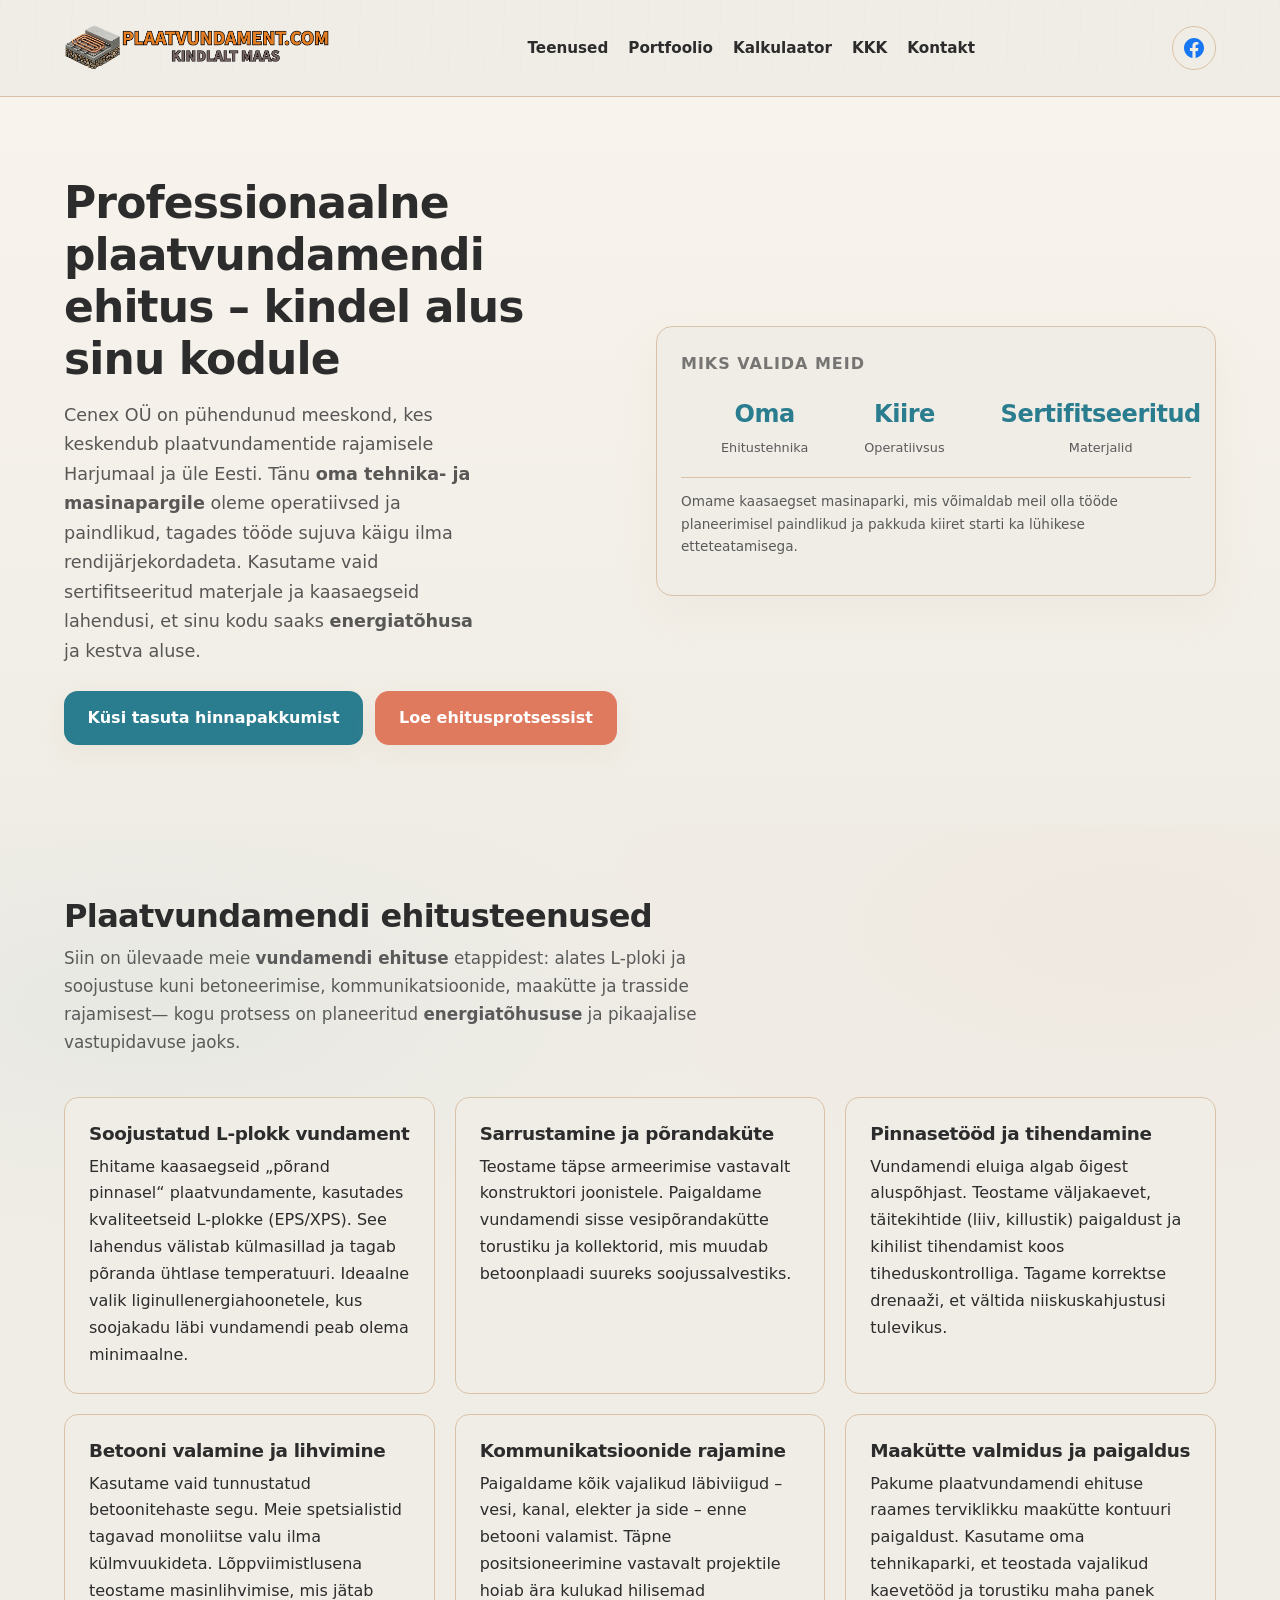
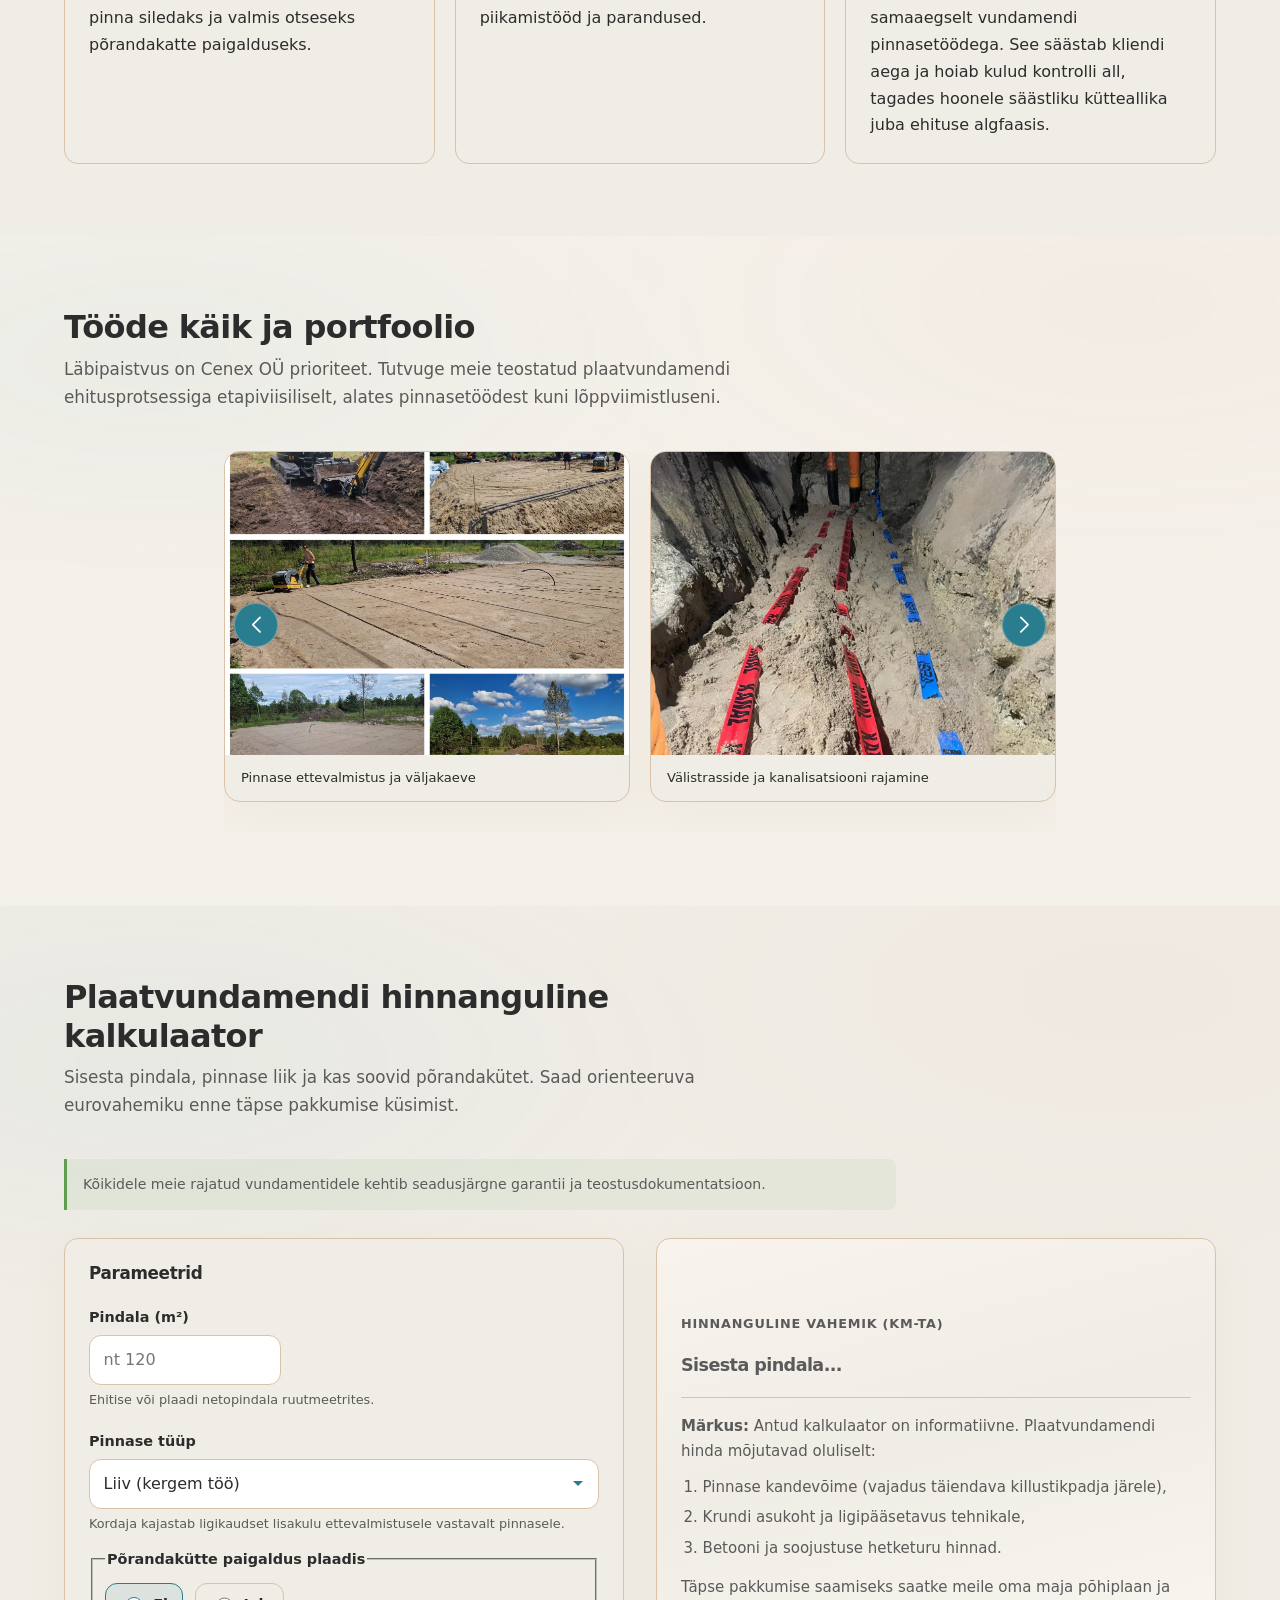
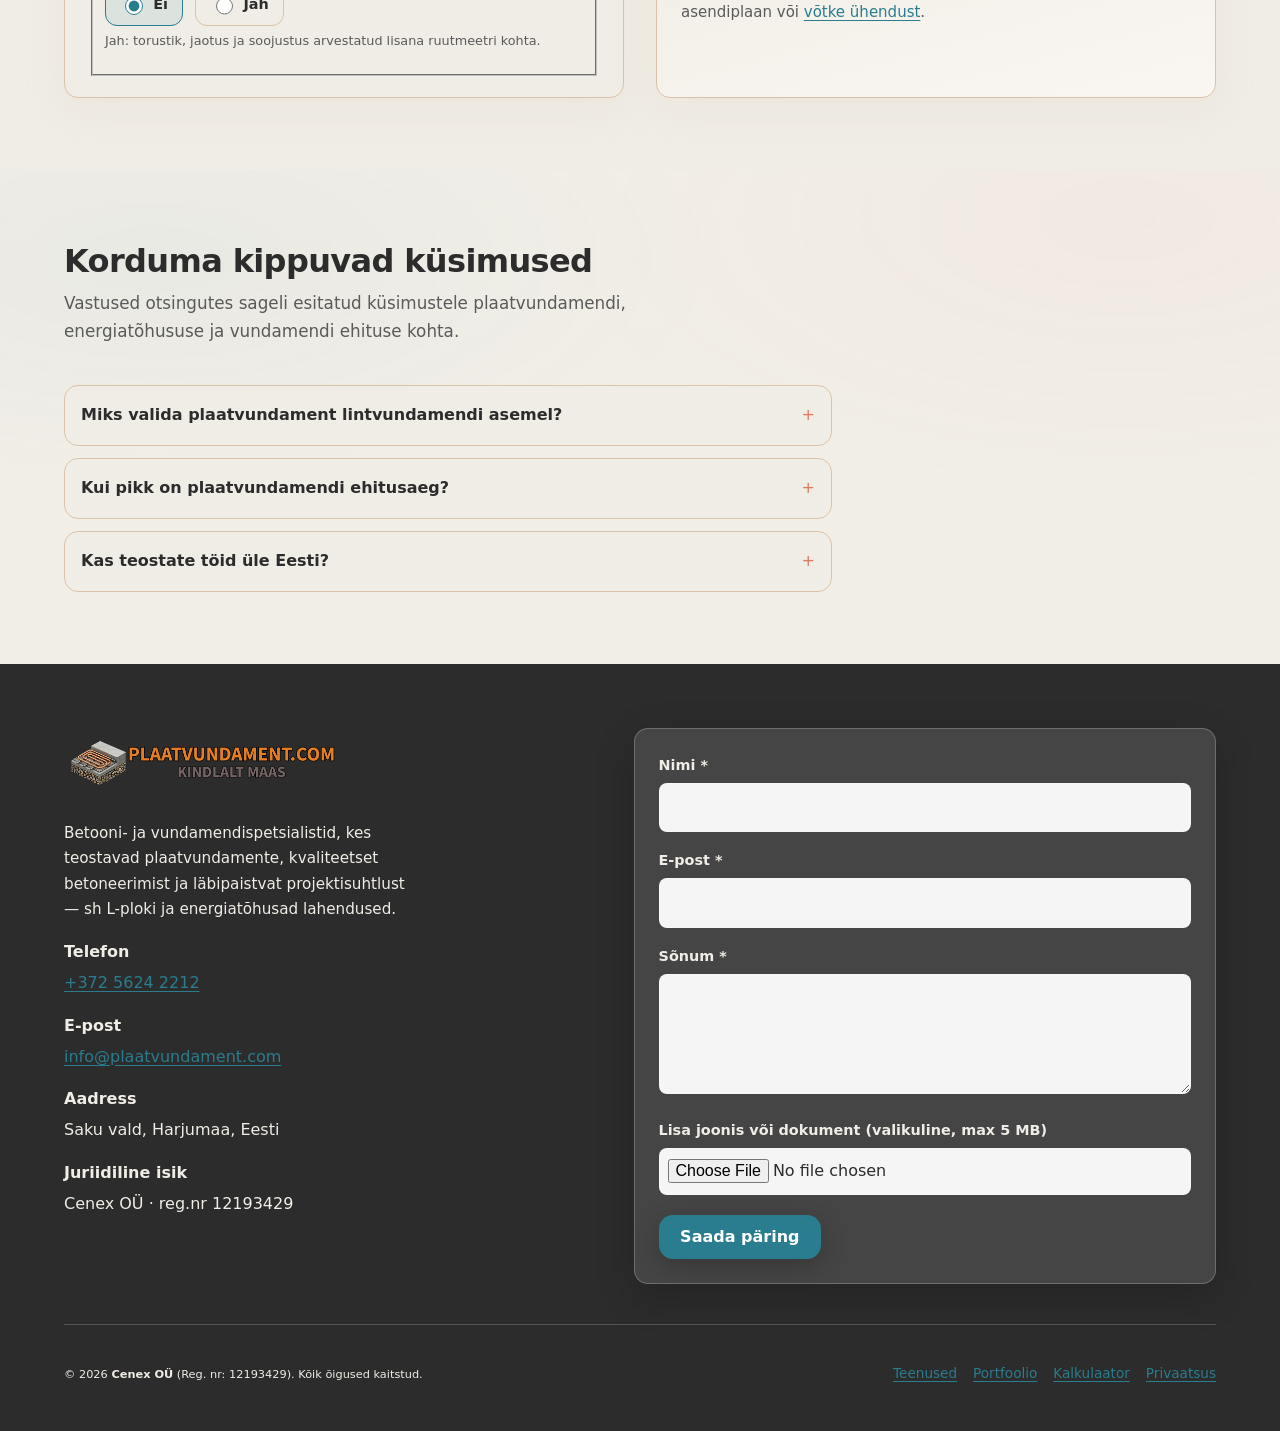
<file: index.html>
<!DOCTYPE html>
<html lang="et">
  <head>
    <meta charset="UTF-8" />
    <meta name="viewport" content="width=device-width, initial-scale=1.0" />

    <title>Plaatvundamendi ehitus ja maaküte Harjumaal | Cenex OÜ</title>
    <meta
      name="description"
      content="Cenex OÜ pakub kvaliteetset plaatvundamendi ehitust ja maakütte paigaldust üle Eesti. Oma tehnika, operatiivne töö ja sertifitseeritud materjalid. Küsi pakkumist!"
    />
    <meta
      name="keywords"
      content="plaatvundament, vundamendi ehitus, maaküte, vundamendi hind, betoonitööd, Cenex OÜ, plaatvundamendi rajamine"
    />
    <link rel="canonical" href="https://plaatvundament.com/" />

    <meta property="og:type" content="website" />
    <meta property="og:url" content="https://plaatvundament.com" />
    <meta property="og:title" content="Plaatvundamendi ehitus ja maaküte | Cenex OÜ" />
    <meta
      property="og:description"
      content="Kvaliteetsed vundamendilahendused oma tehnikaga. Küsi personaalset pakkumist!"
    />
    <meta
      property="og:image"
      content="https://plaatvundament.com/images/plaatvundament.webp"
    />

    <script async src="https://www.googletagmanager.com/gtag/js?id=G-B4ZB8XZWPF"></script>
    <script>
      window.dataLayer = window.dataLayer || [];
      function gtag() {
        dataLayer.push(arguments);
      }
      gtag("js", new Date());
      gtag("config", "G-B4ZB8XZWPF");
    </script>

    <meta property="og:locale" content="et_EE" />
    <meta name="twitter:card" content="summary_large_image" />
    <meta name="twitter:title" content="Plaatvundamendi ehitus ja maaküte | Cenex OÜ" />
    <meta
      name="twitter:description"
      content="Kvaliteetsed vundamendilahendused oma tehnikaga. Küsi personaalset pakkumist!"
    />
    <meta
      name="twitter:image"
      content="https://plaatvundament.com/images/plaatvundament.webp"
    />
    <meta name="theme-color" content="#2C2C2C" />
    <meta name="referrer" content="strict-origin-when-cross-origin" />
    <meta
      name="robots"
      content="index, follow, max-image-preview:large, max-snippet:-1, max-video-preview:-1"
    />
    <meta
      http-equiv="Permissions-Policy"
      content="camera=(), microphone=(), geolocation=(), payment=(), usb=()"
    />
    <meta
      http-equiv="Content-Security-Policy"
      content="default-src 'self'; script-src 'self' 'unsafe-inline' https://www.googletagmanager.com https://www.google-analytics.com https://cdn.jsdelivr.net; style-src 'self' 'unsafe-inline' https://cdn.jsdelivr.net; img-src 'self' data: https:; font-src 'self' data:; connect-src 'self' https://cdn.jsdelivr.net https://www.googletagmanager.com https://www.google-analytics.com https://analytics.google.com https://region1.google-analytics.com https://stats.g.doubleclick.net; base-uri 'self'; form-action 'self'; upgrade-insecure-requests"
    />
    <link
      rel="stylesheet"
      href="https://cdn.jsdelivr.net/npm/swiper@11/swiper-bundle.min.css"
    />
    <style>
      :root {
        /* Warm, cozy, trustworthy palette (user-provided hex) */
        --bg: #F8F4ED; /* main background */
        --surface: #F0EDE6; /* secondary sections / cards */
        --text: #2C2C2C; /* dark text / headings */
        --muted: #5A5A5A;
        --accent: #2A7C8F; /* trust & calm */
        --accent-hover: #236776;
        --cta: #E07A5F; /* friendly CTA */
        --cta-hover: #C96952;
        --eco: #5E9E4E;
        --border: #D9C2A8; /* neutral wood / borders */
        --focus: #2A7C8F;
        --radius: 14px;
        --shadow: 0 12px 40px rgba(212, 194, 168, 0.15);
        --shadow-lift: 0 18px 48px rgba(212, 194, 168, 0.22);
        --font: system-ui, -apple-system, "Segoe UI", Roboto, Helvetica, Arial, sans-serif;
        --max: 72rem;
      }

      *,
      *::before,
      *::after {
        box-sizing: border-box;
      }

      html {
        scroll-behavior: smooth;
        overflow-x: clip;
        font-family: var(--font);
      }

      body {
        margin: 0;
        font-family: var(--font);
        font-size: 1rem;
        font-weight: 400;
        line-height: 1.68;
        color: var(--text);
        text-rendering: optimizeLegibility;
        -webkit-font-smoothing: antialiased;
        background:
          linear-gradient(180deg, #F8F4ED 0%, #F0EDE6 100%),
          /* soft warm wood-grain suggestion */
          repeating-linear-gradient(
            92deg,
            rgba(217, 194, 168, 0.055) 0 1px,
            transparent 1px 14px,
            rgba(217, 194, 168, 0.04) 14px 15px,
            transparent 15px 42px
          ),
          repeating-linear-gradient(
            180deg,
            rgba(248, 244, 237, 0.5) 0 96px,
            rgba(217, 194, 168, 0.045) 96px 97px,
            rgba(248, 244, 237, 0.35) 97px 220px
          ),
          radial-gradient(1200px 600px at 15% 0%, rgba(42, 124, 143, 0.065), transparent 60%),
          radial-gradient(1000px 560px at 92% 10%, rgba(224, 122, 95, 0.055), transparent 62%),
          radial-gradient(900px 520px at 40% 92%, rgba(94, 158, 78, 0.05), transparent 60%);
        overflow-x: clip;
      }

      /* Gentle noise / grain overlay */
      body::before {
        content: "";
        position: fixed;
        inset: 0;
        pointer-events: none;
        z-index: 0;
        opacity: 0.055;
        mix-blend-mode: multiply;
        background-image:
          repeating-linear-gradient(
            100deg,
            rgba(44, 44, 44, 0.05) 0px,
            rgba(44, 44, 44, 0.05) 1px,
            rgba(0, 0, 0, 0) 6px,
            rgba(0, 0, 0, 0) 16px
          ),
          repeating-linear-gradient(
            12deg,
            rgba(44, 44, 44, 0.035) 0px,
            rgba(44, 44, 44, 0.035) 1px,
            rgba(0, 0, 0, 0) 8px,
            rgba(0, 0, 0, 0) 20px
          );
      }

      body > * {
        position: relative;
        z-index: 1;
      }

      h1,
      h2,
      h3 {
        font-family: var(--font);
        font-weight: 700;
        letter-spacing: -0.02em;
        color: #2c2c2c;
      }

      img {
        max-width: 100%;
        height: auto;
        display: block;
      }

      a {
        color: var(--accent);
        text-underline-offset: 3px;
      }

      a:hover {
        color: var(--cta);
      }

      :focus-visible {
        outline: 3px solid var(--focus);
        outline-offset: 2px;
      }

      .skip-link {
        position: absolute;
        left: -9999px;
        z-index: 9999;
        padding: 0.75rem 1rem;
        background: var(--text);
        color: #fff;
        text-decoration: none;
        font-weight: 600;
      }

      .skip-link:focus {
        left: 1rem;
        top: 1rem;
      }

      .wrap {
        width: min(100% - 2rem, var(--max));
        margin-inline: auto;
        overflow-wrap: anywhere;
        word-wrap: break-word;
        padding-bottom: env(safe-area-inset-bottom, 0);
      }

      @media (max-width: 380px) {
        .wrap {
          width: min(100% - 1.25rem, var(--max));
        }
      }

      /* Header */
      .site-header {
        position: sticky;
        top: 0;
        z-index: 100;
        isolation: isolate;
        background: rgba(240, 237, 230, 0.97);
        backdrop-filter: blur(8px);
        -webkit-backdrop-filter: blur(8px);
        border-bottom: 1px solid #d9c2a8;
        padding-left: env(safe-area-inset-left, 0);
        padding-right: env(safe-area-inset-right, 0);
      }

      .site-header::before {
        content: "";
        position: absolute;
        inset: 0;
        z-index: 0;
        pointer-events: none;
        opacity: 0.07;
        background:
          repeating-linear-gradient(
            92deg,
            rgba(217, 194, 168, 0.38) 0 1px,
            transparent 1px 18px
          ),
          repeating-linear-gradient(
            180deg,
            rgba(240, 237, 230, 0.55) 0 72px,
            rgba(217, 194, 168, 0.22) 72px 73px,
            transparent 73px 160px
          );
      }

      .site-header .wrap {
        position: relative;
        z-index: 1;
      }

      .header-inner {
        display: flex;
        flex-wrap: wrap;
        align-items: center;
        justify-content: space-between;
        gap: 1rem;
        padding: 1rem 0;
      }

      .header-end {
        display: flex;
        align-items: center;
        gap: 0.5rem;
        flex-shrink: 0;
      }

      .header-social {
        display: inline-flex;
        align-items: center;
        justify-content: center;
        width: 2.75rem;
        height: 2.75rem;
        border-radius: 50%;
        border: 1px solid var(--border);
        color: #1877f2;
        background: var(--surface);
        text-decoration: none;
        transition: background 0.2s ease, border-color 0.2s ease, color 0.2s ease;
        touch-action: manipulation;
      }

      .header-social:hover {
        background: rgba(24, 119, 242, 0.08);
        border-color: rgba(24, 119, 242, 0.45);
        color: #166fe5;
      }

      .header-social:focus-visible {
        outline: 3px solid var(--focus);
        outline-offset: 2px;
      }

      .header-social svg {
        display: block;
        width: 1.25rem;
        height: 1.25rem;
      }

      .brand {
        display: flex;
        align-items: center;
        gap: 0.75rem;
        text-decoration: none;
        color: inherit;
      }

      .brand:focus-visible {
        outline-offset: 4px;
      }

      .brand-logo {
        display: block;
        height: clamp(44px, 8.5vw, 60px);
        width: auto;
        max-width: min(100%, 340px);
        object-fit: contain;
        object-position: left center;
      }

      .site-header .brand-logo {
        height: clamp(48px, 9.5vw, 64px);
        max-width: min(100%, 360px);
      }

      .footer-brand .brand-logo {
        height: clamp(48px, 9.5vw, 64px);
        max-width: min(100%, 360px);
      }

      /* Logo image: no mask/filter — flat, same treatment in header and footer */
      .brand-logo,
      .brand-logo--header,
      .brand-logo--footer {
        -webkit-mask-image: none;
        mask-image: none;
        -webkit-mask-composite: initial;
        mask-composite: initial;
        filter: none;
      }

      /* Header: logo sits flat on the bar (no pill, halo or extra container) */
      .site-header .brand {
        position: relative;
        display: inline-flex;
        align-items: center;
        padding: 0;
        border-radius: 0;
        isolation: auto;
      }

      .footer-brand .brand {
        position: relative;
        display: inline-flex;
        align-items: center;
        padding: 0.25rem 0.35rem;
        border-radius: 16px;
        isolation: isolate;
      }

      .footer-brand .brand::before,
      .footer-brand .brand::after {
        content: none;
      }

      /* Logo component (icon img + sharp SVG text) */
      .logo {
        --logo-glow: none;
        --logo-text-filter: none;
        --logo-mask:
          radial-gradient(18px 18px at 0% 0%, transparent 20%, #000 70%),
          radial-gradient(18px 18px at 100% 0%, transparent 20%, #000 70%),
          radial-gradient(18px 18px at 0% 100%, transparent 20%, #000 70%),
          radial-gradient(18px 18px at 100% 100%, transparent 20%, #000 70%),
          linear-gradient(#000, #000);
        display: inline-flex;
        align-items: center;
        gap: 0.65rem;
        text-decoration: none;
        color: inherit;
        -webkit-mask-image: var(--logo-mask);
        mask-image: var(--logo-mask);
        -webkit-mask-composite: source-in;
        mask-composite: intersect;
      }

      .logo__icon {
        width: 44px;
        height: 44px;
        flex: 0 0 auto;
        object-fit: contain;
        filter: var(--logo-glow);
      }

      .logo__text {
        display: block;
        height: 48px;
        width: auto;
        filter: var(--logo-text-filter);
      }

      .logo--header {
        --logo-glow: none;
        --logo-text-filter: none;
      }

      .logo--footer {
        --logo-text-filter: drop-shadow(0 1px 0 rgba(0, 0, 0, 0.35)) contrast(1.08)
          brightness(1.06);
      }

      @media (max-width: 420px) {
        .logo__icon {
          width: 38px;
          height: 38px;
        }
        .logo__text {
          height: 44px;
        }
      }

      .primary-nav ul {
        list-style: none;
        margin: 0;
        padding: 0;
        display: flex;
        flex-wrap: wrap;
        gap: 0.25rem 1.25rem;
        align-items: center;
      }

      .primary-nav a {
        text-decoration: none;
        color: #2c2c2c;
        font-weight: 600;
        font-size: 0.95rem;
        transition: color 0.2s ease;
      }

      .primary-nav a:hover {
        color: #2a7c8f;
      }

      .primary-nav a[aria-current="page"] {
        color: var(--accent);
      }

      @media (max-width: 768px) {
        .brand {
          order: 1;
        }

        .header-end {
          order: 2;
          margin-left: auto;
        }

        .primary-nav {
          order: 3;
          width: 100%;
          max-height: 0;
          overflow: hidden;
          transition: max-height 0.35s ease;
        }

        .primary-nav.is-open {
          max-height: 320px;
        }

        .primary-nav ul {
          flex-direction: column;
          align-items: flex-start;
          padding: 0.5rem 0 1rem;
        }

        .primary-nav a {
          display: block;
          padding: 0.6rem 0;
          min-height: 2.75rem;
          box-sizing: border-box;
        }

        .menu-btn {
          display: inline-flex;
        }
      }

      /* Hero */
      .hero {
        position: relative;
        isolation: isolate;
        padding: clamp(3rem, 8vw, 5rem) 0;
        background:
          linear-gradient(180deg, #f8f4ed 0%, #f0ede6 100%),
          repeating-linear-gradient(
            95deg,
            rgba(217, 194, 168, 0.05) 0 1px,
            transparent 1px 22px
          ),
          radial-gradient(900px 520px at 18% 25%, rgba(42, 124, 143, 0.055), transparent 58%),
          radial-gradient(820px 440px at 88% 35%, rgba(224, 122, 95, 0.045), transparent 62%);
      }

      .hero::before {
        content: "";
        position: absolute;
        inset: 0;
        z-index: -1;
        pointer-events: none;
        opacity: 0.05;
        mix-blend-mode: multiply;
        background-image:
          repeating-linear-gradient(
            108deg,
            rgba(44, 44, 44, 0.04) 0 1px,
            transparent 1px 14px
          ),
          repeating-linear-gradient(
            8deg,
            rgba(44, 44, 44, 0.03) 0 1px,
            transparent 1px 18px
          );
      }

      .hero .wrap {
        position: relative;
        z-index: 1;
      }

      .hero-inner {
        display: grid;
        gap: 2rem;
        align-items: center;
      }

      @media (min-width: 900px) {
        .hero-inner {
          grid-template-columns: 1fr 1fr;
        }
      }

      .hero h1 {
        font-size: clamp(1.85rem, 4vw, 2.75rem);
        line-height: 1.18;
        letter-spacing: -0.02em;
        margin: 0 0 1rem;
        color: #2c2c2c;
        font-weight: 700;
      }

      .hero-lead {
        font-size: 1.1rem;
        font-weight: 400;
        line-height: 1.68;
        color: rgba(44, 44, 44, 0.78);
        margin: 0 0 1.5rem;
        max-width: 38ch;
      }

      @media (max-width: 640px) {
        .hero-lead {
          max-width: none;
          font-size: 1.05rem;
        }
      }

      .hero-cta {
        display: flex;
        flex-wrap: wrap;
        gap: 0.75rem;
      }

      .btn {
        display: inline-flex;
        align-items: center;
        justify-content: center;
        padding: 0.75rem 1.35rem;
        border-radius: 14px;
        font-weight: 600;
        text-decoration: none;
        border: 2px solid transparent;
        cursor: pointer;
        font-size: 1rem;
        font-family: inherit;
        transition:
          background 0.22s ease,
          color 0.22s ease,
          border-color 0.22s ease,
          transform 0.22s ease,
          box-shadow 0.22s ease;
        touch-action: manipulation;
        min-height: 2.75rem;
      }

      .btn-primary {
        background: #2a7c8f;
        color: #fff;
        box-shadow: 0 8px 24px rgba(212, 194, 168, 0.2);
      }

      .btn-primary:hover {
        background: #236776;
        color: #fff;
        transform: scale(1.02);
        box-shadow: var(--shadow-lift);
      }

      .btn-secondary {
        background: #e07a5f;
        color: #fff;
        box-shadow: 0 8px 24px rgba(212, 194, 168, 0.18);
      }

      .btn-secondary:hover {
        background: #c96952;
        color: #fff;
        transform: scale(1.02);
        box-shadow: var(--shadow-lift);
      }

      .hero-card {
        background: #f0ede6;
        border-radius: 16px;
        box-shadow: var(--shadow);
        padding: 1.5rem;
        border: 1px solid #d9c2a8;
      }

      .hero-card h2 {
        font-size: 1rem;
        margin: 0 0 1rem;
        color: rgba(44, 44, 44, 0.62);
        font-weight: 700;
        text-transform: uppercase;
        letter-spacing: 0.06em;
      }

      .stats {
        display: grid;
        grid-template-columns: repeat(3, 1fr);
        gap: 1rem;
        text-align: center;
      }

      .stat-value {
        font-size: 1.5rem;
        font-weight: 700;
        letter-spacing: -0.02em;
        color: var(--accent);
      }

      .stat-label {
        font-size: 0.8rem;
        font-weight: 500;
        line-height: 1.65;
        color: var(--muted);
      }

      @media (max-width: 540px) {
        .stats {
          grid-template-columns: 1fr;
          gap: 1rem;
          max-width: 20rem;
          margin-inline: auto;
        }

        .stat-value {
          font-size: 1.35rem;
          line-height: 1.2;
        }

        .stat-label {
          font-size: 0.82rem;
        }
      }

      /* Sections */
      section {
        padding: clamp(3rem, 6vw, 4.5rem) 0;
        position: relative;
        isolation: isolate;
      }

      section:nth-of-type(even) {
        background: var(--surface);
      }

      /* Optional section fade without affecting text clarity */
      section::before {
        content: "";
        position: absolute;
        inset: 0;
        z-index: -1;
        pointer-events: none;
        background:
          radial-gradient(900px 380px at 12% 18%, rgba(42, 124, 143, 0.045), transparent 64%),
          radial-gradient(900px 420px at 88% 10%, rgba(224, 122, 95, 0.04), transparent 66%);
      }

      .section-head {
        max-width: 42rem;
        margin-bottom: 2.5rem;
      }

      .section-head h2 {
        font-size: clamp(1.5rem, 3vw, 2rem);
        margin: 0 0 0.5rem;
        font-weight: 700;
        letter-spacing: -0.02em;
        line-height: 1.2;
      }

      .section-head p {
        margin: 0;
        color: var(--muted);
        font-size: 1.05rem;
        font-weight: 400;
        line-height: 1.68;
      }

      /* Services */
      .services-grid {
        display: grid;
        gap: 1.25rem;
      }

      @media (min-width: 600px) {
        .services-grid {
          grid-template-columns: repeat(2, 1fr);
        }
      }

      @media (min-width: 960px) {
        .services-grid {
          grid-template-columns: repeat(3, 1fr);
        }
      }

      .service-card {
        background: #f0ede6;
        border: 1px solid #d9c2a8;
        border-radius: var(--radius);
        padding: 1.5rem;
        height: 100%;
        transition:
          transform 0.3s ease,
          box-shadow 0.3s ease,
          border-color 0.3s ease;
      }

      .service-card h3 {
        margin: 0 0 0.5rem;
        font-size: 1.15rem;
        font-weight: 700;
        letter-spacing: -0.02em;
        line-height: 1.3;
        color: #2c2c2c;
      }

      .service-card p {
        margin: 0;
        color: var(--text);
        font-size: 1rem;
        font-weight: 400;
        line-height: 1.68;
      }

      /* Cost calculator */
      .calc-section {
        background: linear-gradient(180deg, #f8f4ed 0%, #f0ede6 100%);
      }

      .calc-layout {
        display: grid;
        gap: 1.5rem;
        align-items: stretch;
      }

      @media (min-width: 880px) {
        .calc-layout {
          grid-template-columns: 1fr 1fr;
          gap: 2rem;
        }
      }

      .calc-card {
        background: var(--surface);
        border: 1px solid var(--border);
        border-radius: var(--radius);
        padding: 1.5rem 1.5rem 1.35rem;
        box-shadow: var(--shadow);
      }

      .calc-card h3 {
        margin: 0 0 1.25rem;
        font-size: 1.05rem;
        font-weight: 700;
        color: var(--text);
        letter-spacing: -0.02em;
        line-height: 1.3;
      }

      .calc-field {
        margin-bottom: 1.15rem;
      }

      .calc-field:last-of-type {
        margin-bottom: 0;
      }

      .calc-field label,
      .calc-field legend {
        display: block;
        font-weight: 600;
        font-size: 0.9rem;
        margin-bottom: 0.4rem;
        color: var(--text);
      }

      .calc-field .hint {
        font-weight: 400;
        font-size: 0.8rem;
        color: var(--muted);
        margin-top: 0.25rem;
      }

      .calc-field input[type="number"] {
        width: 100%;
        max-width: 12rem;
        min-height: 2.75rem;
        padding: 0.65rem 0.85rem;
        border-radius: 12px;
        border: 1px solid #d9c2a8;
        font: inherit;
        font-size: 1rem;
        background: #fff;
        color: var(--text);
      }

      .calc-field input[type="number"]:focus {
        outline: none;
        border-color: #2a7c8f;
        box-shadow: 0 0 0 3px rgba(42, 124, 143, 0.22);
      }

      .calc-field select {
        width: 100%;
        max-width: 100%;
        min-height: 2.75rem;
        padding: 0.65rem 2rem 0.65rem 0.85rem;
        border-radius: 12px;
        border: 1px solid #d9c2a8;
        font: inherit;
        font-size: 1rem;
        background: #fff
          url("data:image/svg+xml,%3Csvg xmlns='http://www.w3.org/2000/svg' width='12' height='12' viewBox='0 0 12 12'%3E%3Cpath fill='%232A7C8F' d='M6 8L1 3h10z'/%3E%3C/svg%3E")
          right 0.85rem center no-repeat;
        color: var(--text);
        appearance: none;
        cursor: pointer;
      }

      .calc-field select:focus {
        outline: none;
        border-color: #2a7c8f;
        box-shadow: 0 0 0 3px rgba(42, 124, 143, 0.22);
      }

      .calc-radios {
        display: flex;
        flex-wrap: wrap;
        gap: 0.75rem;
      }

      .calc-radios label {
        display: inline-flex;
        align-items: center;
        gap: 0.45rem;
        margin: 0;
        padding: 0.5rem 0.9rem;
        border: 1px solid #d9c2a8;
        border-radius: 12px;
        cursor: pointer;
        font-weight: 600;
        font-size: 0.9rem;
        transition: border-color 0.15s, background 0.15s;
      }

      .calc-radios label:has(input:focus-visible) {
        outline: 3px solid var(--focus);
        outline-offset: 2px;
      }

      .calc-radios input {
        width: 1.1rem;
        height: 1.1rem;
        accent-color: var(--accent);
        cursor: pointer;
      }

      .calc-radios label:has(:checked) {
        border-color: #2a7c8f;
        background: rgba(42, 124, 143, 0.1);
      }

      .calc-result-card {
        display: flex;
        flex-direction: column;
        justify-content: center;
        min-height: 100%;
        border: 1px solid #d9c2a8;
        background: linear-gradient(165deg, #f8f4ed 0%, #f0ede6 45%, #faf7f2 100%);
      }

      .calc-result-label {
        font-size: 0.8rem;
        font-weight: 700;
        text-transform: uppercase;
        letter-spacing: 0.06em;
        color: var(--muted);
        margin: 0 0 0.5rem;
      }

      .calc-result-range {
        font-size: clamp(1.35rem, 3vw, 1.85rem);
        font-weight: 700;
        letter-spacing: -0.02em;
        color: #2c2c2c;
        margin: 0 0 1rem;
        line-height: 1.28;
      }

      .calc-result-range .sep {
        color: var(--muted);
        font-weight: 600;
        margin: 0 0.35rem;
      }

      .calc-disclaimer {
        margin: 0;
        padding-top: 1rem;
        border-top: 1px solid var(--border);
        font-size: 0.9375rem;
        font-weight: 400;
        line-height: 1.68;
        color: var(--muted);
      }

      .calc-disclaimer > p:first-child {
        margin: 0 0 0.35rem;
      }

      .calc-disclaimer-factors {
        margin: 0.65rem 0 0.85rem;
        padding-left: 1.35rem;
        font-size: 0.9375rem;
        font-weight: 400;
        line-height: 1.68;
        color: var(--muted);
      }

      .calc-disclaimer-factors li {
        margin-bottom: 0.35rem;
      }

      .calc-disclaimer-footer {
        margin: 0;
        font-size: 0.9375rem;
        font-weight: 400;
        line-height: 1.68;
        color: var(--muted);
      }

      .calc-result-placeholder {
        color: var(--muted);
        font-weight: 600;
        font-size: 1.1rem;
      }

      .calc-guarantee-note {
        margin: 0 0 1.75rem;
        padding: 0.85rem 1rem;
        max-width: 52rem;
        font-size: 0.88rem;
        font-weight: 400;
        line-height: 1.65;
        color: var(--muted);
        background: rgba(94, 158, 78, 0.08);
        border-left: 3px solid #5e9e4e;
        border-radius: 0 8px 8px 0;
      }

      /* FAQ */
      .faq-list {
        max-width: 48rem;
        display: flex;
        flex-direction: column;
        gap: 0.75rem;
      }

      details {
        background: #f0ede6;
        border: 1px solid #d9c2a8;
        border-radius: 14px;
        padding: 0 1rem;
      }

      details[open] {
        box-shadow: var(--shadow);
      }

      summary {
        cursor: pointer;
        font-weight: 600;
        padding: 1rem 0;
        list-style: none;
        color: #2c2c2c;
      }

      summary::-webkit-details-marker {
        display: none;
      }

      summary::after {
        content: "+";
        float: right;
        font-weight: 400;
        color: #e07a5f;
      }

      details[open] summary::after {
        content: "−";
      }

      .faq-answer {
        padding: 0 0 1rem;
        color: var(--muted);
        font-weight: 400;
        line-height: 1.68;
        border-top: 1px solid var(--border);
        padding-top: 1rem;
      }

      /* Footer */
      .site-footer {
        background: #2c2c2c;
        color: #f0ede6;
        padding: clamp(3rem, 6vw, 4rem) 0 2rem;
      }

      .site-footer a {
        color: #2a7c8f;
      }

      .site-footer a:hover {
        color: #e07a5f;
      }

      .footer-grid {
        display: grid;
        gap: 2.5rem;
      }

      @media (min-width: 800px) {
        .footer-grid {
          grid-template-columns: 1fr 1.1fr;
          align-items: start;
        }
      }

      .footer-brand p {
        margin: 1rem 0 0;
        max-width: 36ch;
        font-size: 0.95rem;
        font-weight: 400;
        line-height: 1.68;
        color: #f0ede6;
      }

      .footer-contact dt {
        font-weight: 700;
        color: #f0ede6;
        margin-top: 1rem;
      }

      .footer-contact dt:first-child {
        margin-top: 0;
      }

      .footer-contact dd {
        margin: 0.25rem 0 0;
        color: #f0ede6;
      }

      .contact-form {
        background: rgba(255, 255, 255, 0.12);
        border: 1px solid rgba(255, 255, 255, 0.22);
        border-radius: var(--radius);
        padding: 1.5rem;
        box-shadow: 0 12px 40px rgba(0, 0, 0, 0.18);
      }

      .contact-form h2 {
        margin: 0 0 1rem;
        font-size: 1.25rem;
        font-weight: 700;
        letter-spacing: -0.02em;
        line-height: 1.25;
        color: #f0ede6;
      }

      .form-row {
        margin-bottom: 1rem;
      }

      .form-row label {
        display: block;
        font-weight: 600;
        margin-bottom: 0.35rem;
        font-size: 0.9rem;
        color: #f0ede6;
      }

      .form-row input,
      .form-row textarea,
      .form-row select {
        width: 100%;
        padding: 0.65rem 0.85rem;
        border-radius: 8px;
        border: 1px solid rgba(255, 255, 255, 0.2);
        background: rgba(255, 255, 255, 0.95);
        color: var(--text);
        font: inherit;
        font-size: 1rem;
        min-height: 2.75rem;
      }

      .form-row textarea {
        min-height: 120px;
        resize: vertical;
      }

      .form-row input[type="file"] {
        min-height: auto;
        padding: 0.55rem 0.5rem;
      }

      .form-hint {
        font-size: 0.8rem;
        margin-top: 0.35rem;
        opacity: 0.85;
      }

      .contact-form .form-hint {
        color: rgba(240, 237, 230, 0.82);
        opacity: 1;
      }

      .contact-form > .form-hint {
        margin: 0 0 1rem;
        color: rgba(240, 237, 230, 0.88);
      }

      .hero-card-note {
        font-size: 0.85rem;
        font-weight: 400;
        line-height: 1.65;
        color: var(--muted);
        margin-top: 1rem;
        border-top: 1px solid var(--border);
        padding-top: 0.75rem;
      }

      .contact-honeypot-wrap {
        position: absolute;
        width: 1px;
        height: 1px;
        padding: 0;
        margin: -1px;
        overflow: hidden;
        clip: rect(0, 0, 0, 0);
        white-space: nowrap;
        border: 0;
      }

      .form-actions {
        margin-top: 1.25rem;
      }

      .contact-form-feedback {
        margin-top: 1rem;
        padding: 0.75rem 1rem;
        border-radius: 8px;
        font-size: 0.95rem;
        line-height: 1.4;
      }

      .contact-form-feedback--ok {
        background: rgba(46, 160, 67, 0.2);
        border: 1px solid rgba(46, 160, 67, 0.45);
        color: #c8f5d0;
      }

      .contact-form-feedback--err {
        background: rgba(220, 53, 69, 0.15);
        border: 1px solid rgba(220, 53, 69, 0.4);
        color: #ffd0d4;
      }

      .btn-inverse {
        background: #2a7c8f;
        color: #fff;
        border: none;
        box-shadow: 0 8px 24px rgba(0, 0, 0, 0.2);
      }

      .btn-inverse:hover {
        background: #236776;
        transform: scale(1.02);
        box-shadow: 0 14px 36px rgba(0, 0, 0, 0.22);
      }

      .footer-bottom {
        margin-top: 2.5rem;
        padding-top: 1.5rem;
        border-top: 1px solid rgba(240, 237, 230, 0.2);
        color: #f0ede6;
        font-size: 0.85rem;
        display: flex;
        flex-wrap: wrap;
        gap: 0.5rem 1.5rem;
        justify-content: space-between;
        align-items: center;
      }

      .footer-nav ul {
        list-style: none;
        margin: 0;
        padding: 0;
        display: flex;
        flex-wrap: wrap;
        gap: 1rem;
      }

      .visually-hidden {
        position: absolute;
        width: 1px;
        height: 1px;
        padding: 0;
        margin: -1px;
        overflow: hidden;
        clip: rect(0, 0, 0, 0);
        white-space: nowrap;
        border: 0;
      }

      .menu-btn {
        display: none;
        align-items: center;
        justify-content: center;
        min-width: 2.75rem;
        min-height: 2.75rem;
        padding: 0.5rem 0.85rem;
        border: 2px solid #e07a5f;
        border-radius: 12px;
        font-weight: 600;
        font-size: 0.9rem;
        background: rgba(224, 122, 95, 0.12);
        color: #2c2c2c;
        font-family: inherit;
        cursor: pointer;
        touch-action: manipulation;
        transition:
          background 0.2s ease,
          border-color 0.2s ease,
          transform 0.2s ease;
      }

      .menu-btn:hover {
        background: rgba(224, 122, 95, 0.2);
        transform: scale(1.03);
      }

      .menu-btn[aria-expanded="true"] {
        border-color: #c96952;
        background: rgba(224, 122, 95, 0.22);
      }

      /* Interaktiivsus: teenused, hero, nupud, galerii */
      .service-card:hover {
        transform: translateY(-6px);
        box-shadow: var(--shadow-lift);
        border-color: #2a7c8f;
      }

      .hero-card {
        position: relative;
        overflow: hidden;
      }

      .btn {
        transition: all 0.2s cubic-bezier(0.4, 0, 0.2, 1);
      }

      .btn:active {
        transform: scale(0.98);
      }

      /* --- Portfoolio Swiper --- */
      .slider-container.portfolio-swiper-wrap {
        position: relative;
        max-width: 54rem;
        margin: 0 auto;
        padding: 0 1rem;
      }

      .portfolio-swiper.swiper {
        padding-bottom: 2rem;
        overflow: hidden;
      }

      .portfolio-swiper .swiper-pagination {
        display: none !important;
      }

      .portfolio-swiper .swiper-slide figure {
        margin: 0;
        height: 100%;
        background: #f0ede6;
        border: 1px solid #d9c2a8;
        border-radius: 16px;
        overflow: hidden;
        box-shadow: var(--shadow);
      }

      .portfolio-swiper .swiper-slide img {
        width: 100%;
        height: auto;
        aspect-ratio: 4 / 3;
        object-fit: cover;
        display: block;
        border-radius: 12px 12px 0 0;
      }

      .portfolio-swiper .swiper-slide figcaption {
        padding: 0.75rem 1rem;
        font-size: 0.82rem;
        color: #2c2c2c;
        font-weight: 500;
      }

      .portfolio-swiper .swiper-button-prev,
      .portfolio-swiper .swiper-button-next {
        width: 2.75rem;
        height: 2.75rem;
        margin-top: 0;
        top: calc(50% - 2.5rem);
        color: #fff;
        background: #2a7c8f;
        border: 1px solid rgba(255, 255, 255, 0.25);
        border-radius: 50%;
        box-shadow: 0 8px 24px rgba(212, 194, 168, 0.25);
        backdrop-filter: blur(4px);
        touch-action: manipulation;
        transition:
          background 0.2s ease,
          transform 0.2s ease,
          box-shadow 0.2s ease;
      }

      .portfolio-swiper .swiper-button-prev::after,
      .portfolio-swiper .swiper-button-next::after {
        font-size: 1rem;
        font-weight: 700;
        color: #fff;
      }

      .portfolio-swiper .swiper-button-prev:hover,
      .portfolio-swiper .swiper-button-next:hover {
        background: #236776;
        transform: scale(1.06);
        box-shadow: var(--shadow-lift);
      }

      .portfolio-swiper .swiper-button-disabled {
        opacity: 0.35;
      }

      @media (max-width: 600px) {
        .slider-container.portfolio-swiper-wrap {
          padding-left: max(0.5rem, env(safe-area-inset-left, 0));
          padding-right: max(0.5rem, env(safe-area-inset-right, 0));
        }
      }

      @media (min-width: 601px) and (max-width: 899px) {
        .section-head {
          max-width: 100%;
        }
      }

      /* Tahvel (768–1024px): loetavus ja ruum */
      @media (min-width: 768px) and (max-width: 1024px) {
        .hero-inner {
          gap: 2.5rem;
        }

        .hero-lead {
          max-width: min(50ch, 100%);
        }

        .stats {
          gap: 1.25rem;
        }

        .section-head p {
          max-width: 58ch;
        }

        .slider-container.portfolio-swiper-wrap {
          padding-left: 1.25rem;
          padding-right: 1.25rem;
        }

        .calc-card {
          padding: 1.65rem 1.5rem 1.45rem;
        }

        .faq-list {
          max-width: min(48rem, 100%);
        }
      }

      @media (prefers-reduced-motion: reduce) {
        html {
          scroll-behavior: auto;
        }

        .swiper,
        .primary-nav,
        .service-card,
        .btn {
          transition-duration: 0.01ms !important;
        }
      }
    </style>
    <script type="application/ld+json">
      {
        "@context": "https://schema.org",
        "@type": "ConstructionBusiness",
        "name": "Cenex OÜ",
        "alternateName": "Plaatvundament.com",
        "url": "https://plaatvundament.com/",
        "logo": "https://plaatvundament.com/logo.webp",
        "image": "https://plaatvundament.com/images/plaatvundament.webp",
        "description": "Spetsialiseerunud plaatvundamentide ja betoonitööde teostamisele Eestis.",
        "address": {
          "@type": "PostalAddress",
          "addressLocality": "Saku vald",
          "addressRegion": "Harjumaa",
          "addressCountry": "EE"
        },
        "geo": {
          "@type": "GeoCoordinates",
          "latitude": 59.304,
          "longitude": 24.661
        },
        "openingHours": "Mo-Fr 08:00-17:00",
        "telephone": "+37256242212",
        "email": "info@plaatvundament.com",
        "priceRange": "€€€",
        "sameAs": ["https://www.facebook.com/profile.php?id=61579851063156"]
      }
    </script>
    <script type="application/ld+json">
      {
        "@context": "https://schema.org",
        "@type": "FAQPage",
        "mainEntity": [
          {
            "@type": "Question",
            "name": "Miks valida plaatvundament lintvundamendi asemel?",
            "acceptedAnswer": {
              "@type": "Answer",
              "text": "Plaatvundament on energiatõhusam, kuna see on altpoolt tervikuna soojustatud, välistades külmasillad. Samuti on see sageli soodsam ja kiirem lahendus, kuna vundament ja põrand valatakse üheaegselt ning küttekontuurid peidetakse betooni sisse. See sobib eriti hästi pehmematele pinnastele, kuna jaotab hoone koormuse ühtlaselt suurele pinnale."
            }
          },
          {
            "@type": "Question",
            "name": "Kui pikk on plaatvundamendi ehitusaeg?",
            "acceptedAnswer": {
              "@type": "Answer",
              "text": "Tavapärase eramaja (120-160 m²) vundamendi ehitus võtab aega ligikaudu 7-10 tööpäeva, sõltuvalt pinnasetööde mahust. See hõlmab väljakaevet, täitmist, soojustuse ja armatuuri paigaldust ning valamist. Betooni esmane kivistumine võtab aega, kuid müüritöödega saab tavaliselt alustada juba mõne päeva möödudes pärast valamist."
            }
          },
          {
            "@type": "Question",
            "name": "Kas teostate töid üle Eesti?",
            "acceptedAnswer": {
              "@type": "Answer",
              "text": "Jah, meie meeskond teostab plaatvundamentide ehitust üle kogu Eesti. Suuremate projektide puhul Harjumaal, Tartumaal ja Pärnumaal on transport soodsam, kuid oleme valmis pakkuma lahendusi ka saartel ja Lõuna-Eestis. Küsi täpset pakkumist koos transpordikuluga."
            }
          }
        ]
      }
    </script>
  </head>
  <body>
    <a class="skip-link" href="#main-content">Liigu põhisisu juurde</a>

    <header class="site-header" role="banner">
      <div class="wrap header-inner">
        <a class="brand" href="/" aria-label="Plaatvundament.com — avaleht">
          <picture>
            <source type="image/webp" srcset="logo.webp" />
            <img
              class="brand-logo brand-logo--header"
              src="logo.webp?v=logo-20260408d"
              width="340"
              height="68"
              alt="Plaatvundament.com logo – plaatvundamendi ehitus, sarrustamine ja põrandakütte paigaldus"
              fetchpriority="high"
              decoding="async"
            />
          </picture>
        </a>

        <nav class="primary-nav" id="site-nav" aria-label="Põhinavigatsioon">
          <ul>
            <li><a href="#services">Teenused</a></li>
            <li><a href="#portfolio">Portfoolio</a></li>
            <li><a href="#calculator">Kalkulaator</a></li>
            <li><a href="#faq">KKK</a></li>
            <li><a href="#contact">Kontakt</a></li>
          </ul>
        </nav>

        <div class="header-end">
          <a
            class="header-social"
            href="https://www.facebook.com/profile.php?id=61579851063156"
            target="_blank"
            rel="noopener noreferrer"
            aria-label="Plaatvundament Facebookis (avaneb uues aknas)"
          >
            <svg
              xmlns="http://www.w3.org/2000/svg"
              viewBox="0 0 24 24"
              width="24"
              height="24"
              aria-hidden="true"
              focusable="false"
            >
              <path
                fill="currentColor"
                d="M24 12.073c0-6.627-5.373-12-12-12s-12 5.373-12 12c0 5.99 4.388 10.954 10.125 11.854v-8.385H7.078v-3.47h3.047V9.43c0-3.007 1.792-4.669 4.533-4.669 1.312 0 2.686.235 2.686.235v2.953H15.83c-1.491 0-1.956.925-1.956 1.874v2.25h3.328l-.532 3.47h-2.796v8.385C19.612 23.027 24 18.062 24 12.073z"
              />
            </svg>
          </a>
          <button
            type="button"
            class="menu-btn"
            id="menu-btn"
            aria-expanded="false"
            aria-controls="site-nav"
          >
            Menüü
          </button>
        </div>
      </div>
    </header>

    <main id="main-content" role="main">
      <section class="hero" aria-labelledby="hero-heading">
        <div class="wrap hero-inner">
          <div>
            <h1 id="hero-heading">Professionaalne plaatvundamendi ehitus – kindel alus sinu kodule</h1>
            <p class="hero-lead">
              Cenex OÜ on pühendunud meeskond, kes keskendub plaatvundamentide rajamisele Harjumaal ja üle
              Eesti. Tänu <strong>oma tehnika- ja masinapargile</strong> oleme operatiivsed ja paindlikud,
              tagades tööde sujuva käigu ilma rendijärjekordadeta. Kasutame vaid sertifitseeritud materjale
              ja kaasaegseid lahendusi, et sinu kodu saaks <strong>energiatõhusa</strong> ja kestva aluse.
            </p>
            <div class="hero-cta">
              <a class="btn btn-primary" href="#contact">Küsi tasuta hinnapakkumist</a>
              <a class="btn btn-secondary" href="#services">Loe ehitusprotsessist</a>
            </div>
          </div>
          <aside class="hero-card" aria-labelledby="highlights-heading">
            <h2 id="highlights-heading">Miks valida meid</h2>
            <dl class="stats">
              <div>
                <dt class="visually-hidden">Tehniline võimekus</dt>
                <dd>
                  <span class="stat-value">Oma</span>
                  <span class="stat-label">Ehitustehnika</span>
                </dd>
              </div>
              <div>
                <dt class="visually-hidden">Kiirus ja valmidus</dt>
                <dd>
                  <span class="stat-value">Kiire</span>
                  <span class="stat-label">Operatiivsus</span>
                </dd>
              </div>
              <div>
                <dt class="visually-hidden">Materjalid</dt>
                <dd>
                  <span class="stat-value">Sertifitseeritud</span>
                  <span class="stat-label">Materjalid</span>
                </dd>
              </div>
            </dl>
            <p class="hero-card-note">
              Omame kaasaegset masinaparki, mis võimaldab meil olla tööde planeerimisel paindlikud ja
              pakkuda kiiret starti ka lühikese etteteatamisega.
            </p>
          </aside>
        </div>
      </section>

      <section id="services" aria-labelledby="services-heading">
        <div class="wrap">
          <header class="section-head">
            <h2 id="services-heading">Plaatvundamendi ehitusteenused</h2>
            <p>
              Siin on ülevaade meie <strong>vundamendi ehituse</strong> etappidest: alates L-ploki ja
              soojustuse kuni betoneerimise, kommunikatsioonide, maakütte ja trasside rajamisest— kogu
              protsess on planeeritud <strong>energiatõhususe</strong> ja pikaajalise vastupidavuse jaoks.
            </p>
          </header>
          <div class="services-grid">
            <article class="service-card">
              <h3>Soojustatud L-plokk vundament</h3>
              <p>
                Ehitame kaasaegseid „põrand pinnasel“ plaatvundamente, kasutades kvaliteetseid L-plokke
                (EPS/XPS). See lahendus välistab külmasillad ja tagab põranda ühtlase temperatuuri.
                Ideaalne valik liginullenergiahoonetele, kus soojakadu läbi vundamendi peab olema
                minimaalne.
              </p>
            </article>
            <article class="service-card">
              <h3>Sarrustamine ja põrandaküte</h3>
              <p>
                Teostame täpse armeerimise vastavalt konstruktori joonistele. Paigaldame vundamendi
                sisse vesipõrandakütte torustiku ja kollektorid, mis muudab betoonplaadi suureks
                soojussalvestiks.
              </p>
            </article>
            <article class="service-card">
              <h3>Pinnasetööd ja tihendamine</h3>
              <p>
                Vundamendi eluiga algab õigest aluspõhjast. Teostame väljakaevet, täitekihtide (liiv,
                killustik) paigaldust ja kihilist tihendamist koos tiheduskontrolliga. Tagame korrektse
                drenaaži, et vältida niiskuskahjustusi tulevikus.
              </p>
            </article>
            <article class="service-card">
              <h3>Betooni valamine ja lihvimine</h3>
              <p>
                Kasutame vaid tunnustatud betoonitehaste segu. Meie spetsialistid tagavad monoliitse valu
                ilma külmvuukideta. Lõppviimistlusena teostame masinlihvimise, mis jätab pinna siledaks
                ja valmis otseseks põrandakatte paigalduseks.
              </p>
            </article>
            <article class="service-card">
              <h3>Kommunikatsioonide rajamine</h3>
              <p>
                Paigaldame kõik vajalikud läbiviigud – vesi, kanal, elekter ja side – enne betooni
                valamist. Täpne positsioneerimine vastavalt projektile hoiab ära kulukad hilisemad
                piikamistööd ja parandused.
              </p>
            </article>
            <article class="service-card">
              <h3>Maakütte valmidus ja paigaldus</h3>
              <p>
                Pakume plaatvundamendi ehituse raames terviklikku maakütte kontuuri paigaldust. Kasutame
                oma tehnikaparki, et teostada vajalikud kaevetööd ja torustiku maha panek samaaegselt
                vundamendi pinnasetöödega. See säästab kliendi aega ja hoiab kulud kontrolli all,
                tagades hoonele säästliku kütteallika juba ehituse algfaasis.
              </p>
            </article>
          </div>
        </div>
      </section>

      <section id="portfolio" aria-labelledby="portfolio-heading">
        <div class="wrap">
          <header class="section-head">
            <h2 id="portfolio-heading">Tööde käik ja portfoolio</h2>
            <p>
              Läbipaistvus on Cenex OÜ prioriteet. Tutvuge meie teostatud plaatvundamendi
              ehitusprotsessiga etapiviisiliselt, alates pinnasetöödest kuni lõppviimistluseni.
            </p>
          </header>

          <div
            class="slider-container portfolio-swiper-wrap"
            role="region"
            aria-roledescription="karussell"
            aria-label="Tööde galerii karussell"
          >
            <div class="swiper portfolio-swiper">
              <div class="swiper-wrapper" id="portfolio-swiper-wrapper"></div>
              <div
                class="swiper-button-prev"
                aria-label="Eelmine slaid"
                role="button"
                tabindex="0"
              ></div>
              <div
                class="swiper-button-next"
                aria-label="Järgmine slaid"
                role="button"
                tabindex="0"
              ></div>
            </div>
          </div>
        </div>
      </section>

      <section id="calculator" class="calc-section" aria-labelledby="calc-heading">
        <div class="wrap">
          <header class="section-head">
            <h2 id="calc-heading">Plaatvundamendi hinnanguline kalkulaator</h2>
            <p>
              Sisesta pindala, pinnase liik ja kas soovid põrandakütet. Saad orienteeruva eurovahemiku
              enne täpse pakkumise küsimist.
            </p>
          </header>
          <p class="calc-guarantee-note">
            Kõikidele meie rajatud vundamentidele kehtib seadusjärgne garantii ja teostusdokumentatsioon.
          </p>
          <div class="calc-layout">
            <div class="calc-card">
              <h3>Parameetrid</h3>
              <form id="foundation-calc" novalidate>
                <div class="calc-field">
                  <label for="calc-area">Pindala (m²)</label>
                  <input
                    id="calc-area"
                    name="area"
                    type="number"
                    inputmode="decimal"
                    min="1"
                    max="50000"
                    step="1"
                    placeholder="nt 120"
                    required
                    aria-describedby="calc-area-hint"
                  />
                  <p id="calc-area-hint" class="hint">Ehitise või plaadi netopindala ruutmeetrites.</p>
                </div>
                <div class="calc-field">
                  <label for="calc-soil">Pinnase tüüp</label>
                  <select id="calc-soil" name="soil" aria-describedby="calc-soil-hint">
                    <option value="sand" data-mult="1">Liiv (kergem töö)</option>
                    <option value="clay" data-mult="1.22">Savi (tihendus, drenaaž)</option>
                    <option value="hard" data-mult="1.14">Kõva pinnas (kaevetöö)</option>
                  </select>
                  <p id="calc-soil-hint" class="hint">
                    Kordaja kajastab ligikaudset lisakulu ettevalmistusele vastavalt pinnasele.
                  </p>
                </div>
                <fieldset class="calc-field">
                  <legend>Põrandakütte paigaldus plaadis</legend>
                  <div class="calc-radios">
                    <label>
                      <input type="radio" name="ufh" value="no" checked />
                      Ei
                    </label>
                    <label>
                      <input type="radio" name="ufh" value="yes" />
                      Jah
                    </label>
                  </div>
                  <p class="hint">Jah: torustik, jaotus ja soojustus arvestatud lisana ruutmeetri kohta.</p>
                </fieldset>
              </form>
            </div>
            <div
              class="calc-card calc-result-card"
              aria-live="polite"
              aria-atomic="true"
              id="calc-output-region"
            >
              <h3 class="visually-hidden">Hinnang</h3>
              <p class="calc-result-label" id="calc-result-label">Hinnanguline vahemik (KM-ta)</p>
              <p class="calc-result-range" id="calc-result-text">
                <span class="calc-result-placeholder">Sisesta pindala, et näha hinnangut.</span>
              </p>
              <div class="calc-disclaimer" id="calc-disclaimer">
                <p>
                  <strong>Märkus:</strong> Antud kalkulaator on informatiivne. Plaatvundamendi hinda
                  mõjutavad oluliselt:
                </p>
                <ol class="calc-disclaimer-factors">
                  <li>Pinnase kandevõime (vajadus täiendava killustikpadja järele),</li>
                  <li>Krundi asukoht ja ligipääsetavus tehnikale,</li>
                  <li>Betooni ja soojustuse hetketuru hinnad.</li>
                </ol>
                <p class="calc-disclaimer-footer">
                  Täpse pakkumise saamiseks saatke meile oma maja põhiplaan ja asendiplaan või
                  <a href="#contact">võtke ühendust</a>.
                </p>
              </div>
            </div>
          </div>
        </div>
      </section>

      <section id="faq" aria-labelledby="faq-heading">
        <div class="wrap">
          <header class="section-head">
            <h2 id="faq-heading">Korduma kippuvad küsimused</h2>
            <p>
              Vastused otsingutes sageli esitatud küsimustele plaatvundamendi, energiatõhususe ja
              vundamendi ehituse kohta.
            </p>
          </header>
          <div class="faq-list">
            <details>
              <summary>Miks valida plaatvundament lintvundamendi asemel?</summary>
              <div class="faq-answer">
                <p>
                  Plaatvundament on energiatõhusam, kuna see on altpoolt tervikuna soojustatud,
                  välistades külmasillad. Samuti on see sageli soodsam ja kiirem lahendus, kuna
                  vundament ja põrand valatakse üheaegselt ning küttekontuurid peidetakse betooni sisse.
                  See sobib eriti hästi pehmematele pinnastele, kuna jaotab hoone koormuse ühtlaselt
                  suurele pinnale.
                </p>
              </div>
            </details>
            <details>
              <summary>Kui pikk on plaatvundamendi ehitusaeg?</summary>
              <div class="faq-answer">
                <p>
                  Tavapärase eramaja (120–160 m²) vundamendi ehitus võtab aega ligikaudu 7–10
                  tööpäeva, sõltuvalt pinnasetööde mahust. See hõlmab väljakaevet, täitmist, soojustuse
                  ja armatuuri paigaldust ning valamist. Betooni esmane kivistumine võtab aega, kuid
                  müüritöödega saab tavaliselt alustada juba mõne päeva möödudes pärast valamist.
                </p>
              </div>
            </details>
            <details>
              <summary>Kas teostate töid üle Eesti?</summary>
              <div class="faq-answer">
                <p>
                  Jah, meie meeskond teostab plaatvundamentide ehitust üle kogu Eesti. Suuremate
                  projektide puhul Harjumaal, Tartumaal ja Pärnumaal on transport soodsam, kuid oleme
                  valmis pakkuma lahendusi ka saartel ja Lõuna-Eestis. Küsi täpset pakkumist koos
                  transpordikuluga.
                </p>
              </div>
            </details>
          </div>
        </div>
      </section>
    </main>

    <footer class="site-footer" id="contact" role="contentinfo">
      <div class="wrap footer-grid">
        <div class="footer-brand">
          <a class="brand" href="/" aria-label="Plaatvundament.com — avaleht">
            <picture>
              <source type="image/webp" srcset="logo.webp" />
              <img
                class="brand-logo brand-logo--footer"
                src="logo.webp?v=logo-20260408d"
                width="340"
                height="68"
                alt="Plaatvundament.com logo – plaatvundamendi ehitus, sarrustamine ja põrandakütte paigaldus"
                loading="lazy"
                decoding="async"
              />
            </picture>
          </a>
          <p>
            Betooni- ja vundamendispetsialistid, kes teostavad plaatvundamente, kvaliteetset
            betoneerimist ja läbipaistvat projektisuhtlust — sh L-ploki ja energiatõhusad lahendused.
          </p>
          <dl class="footer-contact">
            <dt>Telefon</dt>
            <dd><a href="tel:+37256242212">+372 5624 2212</a></dd>
            <dt>E-post</dt>
            <dd><a href="mailto:info@plaatvundament.com">info@plaatvundament.com</a></dd>
            <dt>Aadress</dt>
            <dd>Saku vald, Harjumaa, Eesti</dd>
            <dt>Juriidiline isik</dt>
            <dd>Cenex OÜ · reg.nr 12193429</dd>
          </dl>
        </div>

        <div>
          <form
            class="contact-form"
            action="send.php"
            method="post"
            enctype="multipart/form-data"
            aria-label="Kirjuta meile"
          >
            <div class="form-row">
              <label for="kontakt-nimi">Nimi *</label>
              <input
                type="text"
                id="kontakt-nimi"
                name="name"
                required
                autocomplete="name"
              />
            </div>

            <div class="form-row">
              <label for="kontakt-email">E-post *</label>
              <input
                type="email"
                id="kontakt-email"
                name="email"
                required
                autocomplete="email"
                inputmode="email"
              />
            </div>

            <div class="form-row">
              <label for="kontakt-sonum">Sõnum *</label>
              <textarea id="kontakt-sonum" name="message" required></textarea>
            </div>

            <div class="form-row">
              <label for="kontakt-fail">Lisa joonis või dokument (valikuline, max 5 MB)</label>
              <input
                type="file"
                id="kontakt-fail"
                name="attachment"
                accept=".pdf,.jpg,.jpeg,.png,.webp,.gif,application/pdf,image/*"
              />
            </div>

            <div class="form-actions">
              <button type="submit" class="btn btn-inverse">Saada päring</button>
            </div>

            <p
              id="contact-form-feedback"
              class="contact-form-feedback"
              role="status"
              aria-live="polite"
              hidden
            ></p>
          </form>
        </div>
      </div>

      <div class="wrap footer-bottom">
        <p>
          <small>
            &copy; <span id="year"></span>
            <strong>Cenex OÜ</strong> (Reg. nr: 12193429). Kõik õigused kaitstud.
          </small>
        </p>
        <nav class="footer-nav" aria-label="Jalus">
          <ul>
            <li><a href="#services">Teenused</a></li>
            <li><a href="#portfolio">Portfoolio</a></li>
            <li><a href="#calculator">Kalkulaator</a></li>
            <li><a href="/privaatsus">Privaatsus</a></li>
          </ul>
        </nav>
      </div>
    </footer>

    <script src="https://cdn.jsdelivr.net/npm/swiper@11/swiper-bundle.min.js"></script>
    <script>
      document.getElementById("year").textContent = new Date().getFullYear();

      (function () {
        var btn = document.getElementById("menu-btn");
        var nav = document.getElementById("site-nav");
        if (!btn || !nav) return;
        btn.addEventListener("click", function () {
          var open = nav.classList.toggle("is-open");
          btn.setAttribute("aria-expanded", open ? "true" : "false");
        });
        nav.querySelectorAll("a").forEach(function (link) {
          link.addEventListener("click", function () {
            if (window.matchMedia("(max-width: 768px)").matches) {
              nav.classList.remove("is-open");
              btn.setAttribute("aria-expanded", "false");
            }
          });
        });
      })();

      (function contactFormAjax() {
        var form = document.querySelector(".contact-form");
        var feedback = document.getElementById("contact-form-feedback");
        var submitBtn = form ? form.querySelector('button[type="submit"]') : null;
        if (!form || !feedback || !submitBtn) return;
        if ((form.getAttribute("action") || "").indexOf("send.php") === -1) return;

        var hideTimer = null;
        var showFeedback = function (text, ok) {
          feedback.textContent = text;
          feedback.hidden = false;
          feedback.classList.remove("contact-form-feedback--ok", "contact-form-feedback--err");
          feedback.classList.add(ok ? "contact-form-feedback--ok" : "contact-form-feedback--err");
          if (hideTimer) clearTimeout(hideTimer);
          hideTimer = setTimeout(function () {
            feedback.hidden = true;
            feedback.textContent = "";
            feedback.classList.remove("contact-form-feedback--ok", "contact-form-feedback--err");
          }, 6000);
        };

        form.addEventListener("submit", function (e) {
          e.preventDefault();
          if (!form.checkValidity()) {
            form.reportValidity();
            return;
          }
          submitBtn.disabled = true;
          var fd = new FormData(form);
          fetch(form.getAttribute("action") || "send.php", {
            method: "POST",
            body: fd,
            headers: {
              "X-Requested-With": "XMLHttpRequest",
              Accept: "application/json",
            },
            credentials: "same-origin",
          })
            .then(function (res) {
              return res.json().then(
                function (data) {
                  return { res: res, data: data };
                },
                function () {
                  return { res: res, data: null };
                }
              );
            })
            .then(function (o) {
              if (o.res.ok && o.data && o.data.ok === true) {
                showFeedback("Aitäh! Sinu sõnum on saadetud.", true);
                form.reset();
              } else {
                var msg =
                  o.data && o.data.error
                    ? o.data.error
                    : "Saatmine ebaõnnestus. Palun proovi uuesti.";
                showFeedback(msg, false);
              }
            })
            .catch(function () {
              showFeedback("Võrgu viga. Palun proovi uuesti.", false);
            })
            .finally(function () {
              submitBtn.disabled = false;
            });
        });
      })();

      (function portfolioSwiper() {
        var wrapper = document.getElementById("portfolio-swiper-wrapper");
        if (!wrapper || typeof Swiper === "undefined") return;

        var images = [
          {
            src: "images/plaatvundament-pinnase-ettevalmistus.webp",
            cap: "Pinnase ettevalmistus ja väljakaeve",
            alt: "Plaatvundamendi pinnasetööd ja ekskavaatoriga väljakaeve Cenex OÜ",
          },
          {
            src: "images/plaatvundament-valitrassid.webp",
            cap: "Välistrasside ja kanalisatsiooni rajamine",
            alt: "Välistrasside ja kanalisatsioonitorustiku paigaldus vundamendi alla",
          },
          {
            src: "images/plaatvundamendi-eriosad-etapid.webp",
            cap: "Vundamendi eriosade ettevalmistus",
            alt: "Plaatvundamendi eriosade ja kommunikatsioonide planeerimine",
          },
          {
            src: "images/plaatvundament-kylm-vesi.webp",
            cap: "Veetorustiku paigaldus soojustusse",
            alt: "Veetorustiku paigaldamine vundamendi soojustuskihi sisse",
          },
          {
            src: "images/plaatvundament-Eriosad.webp",
            cap: "Kommunikatsioonide lahendused",
            alt: "Ehitusaegsed kommunikatsioonid ja nende läbiviigud vundamendis",
          },
          {
            src: "images/plaatvundament-armeerimine.webp",
            cap: "Vundamendi sarrustamine (armeerimine)",
            alt: "Plaatvundamendi armeerimine terasvõrguga enne valubetooni",
          },
          {
            src: "images/plaatvundament-fiiberarmatuur.webp",
            cap: "Fiiberarmatuuri lisamine betooni",
            alt: "Betooni tugevdamine fiiberarmatuuriga plaatvundamendi ehitusel",
          },
          {
            src: "images/plaatvundament-porandakyte.webp",
            cap: "Põrandakütte torustiku paigaldus",
            alt: "Põrandaküttetorude paigaldamine plaatvundamendi sisse",
          },
          {
            src: "images/vundament-enne-valu.webp",
            cap: "Objekt valmis betooni valamiseks",
            alt: "Ettevalmistatud plaatvundament enne betooni valamist",
          },
          {
            src: "images/vundamendi-betoonivalu.webp",
            cap: "Värskelt valatud betoonplaat",
            alt: "Värskelt valatud plaatvundamendi betoonipind",
          },
          {
            src: "images/vundamendi-valamine.webp",
            cap: "Betooni valamine pumbaga",
            alt: "Plaatvundamendi betoonivalu teostamine betoonipumbaga",
          },
          {
            src: "images/plaatvundamendi-valu.webp",
            cap: "Lihvitud monoliitne plaat",
            alt: "Lihvitud ja sile plaatvundamendi pind Cenex OÜ poolt",
          },
          {
            src: "images/vundamendi-porandapind.webp",
            cap: "Valmis sile põrandapind",
            alt: "Valmis ja kopterdatud plaatvundamendi põrandapind",
          },
          {
            src: "images/plaatvundament.webp",
            cap: "Cenex OÜ plaatvundamendi lahendus",
            alt: "Valmis ehitatud plaatvundament Harjumaal Cenex OÜ",
          },
        ];

        images.forEach(function (img) {
          var altText = img.alt != null && img.alt !== "" ? img.alt : img.cap;
          var esc = function (s) {
            return String(s).replace(/&/g, "&amp;").replace(/"/g, "&quot;");
          };
          var slide = document.createElement("div");
          slide.className = "swiper-slide";
          slide.innerHTML =
            "<figure><img src=\"" +
            esc(img.src) +
            "\" alt=\"" +
            esc(altText) +
            "\" width=\"800\" height=\"600\" loading=\"lazy\" decoding=\"async\" /><figcaption>" +
            img.cap.replace(/&/g, "&amp;").replace(/</g, "&lt;") +
            "</figcaption></figure>";
          wrapper.appendChild(slide);
        });

        var reduceMotion = window.matchMedia("(prefers-reduced-motion: reduce)").matches;

        new Swiper(".portfolio-swiper", {
          loop: true,
          spaceBetween: 20,
          slidesPerView: 1,
          autoplay: reduceMotion
            ? false
            : {
                delay: 4000,
                disableOnInteraction: false,
              },
          navigation: {
            nextEl: ".swiper-button-next",
            prevEl: ".swiper-button-prev",
          },
          breakpoints: {
            768: {
              slidesPerView: 2,
            },
            1024: {
              slidesPerView: 2,
            },
          },
        });
      })();

      (function calc() {
        var form = document.getElementById("foundation-calc");
        var areaIn = document.getElementById("calc-area");
        var result = document.getElementById("calc-result-text");
        var resultLabel = document.getElementById("calc-result-label");
        var soilEl = document.getElementById("calc-soil");
        if (!form || !areaIn || !result || !soilEl) return;

        var BASE_MIN = 135;
        var BASE_MAX = 185;
        var UFH_MIN = 25;
        var UFH_MAX = 45;

        function update() {
          var area = parseFloat(String(areaIn.value).trim().replace(",", "."));
          if (!area || area < 1 || isNaN(area)) {
            result.innerHTML =
              '<span class="calc-result-placeholder">Sisesta pindala...</span>';
            if (resultLabel) resultLabel.textContent = "Hinnanguline vahemik (KM-ta)";
            return;
          }

          var opt = soilEl.options[soilEl.selectedIndex];
          var soil = parseFloat(opt && opt.getAttribute("data-mult")) || 1;
          var ufhInput = form.querySelector('input[name="ufh"]:checked');
          var ufh = ufhInput && ufhInput.value === "yes";
          var sizeMult = area < 80 ? 1.2 : 1;

          var min = area * (BASE_MIN * soil + (ufh ? UFH_MIN : 0)) * sizeMult;
          var max = area * (BASE_MAX * soil + (ufh ? UFH_MAX : 0)) * sizeMult;

          var fmt = function (n) {
            return new Intl.NumberFormat("et-EE", {
              style: "currency",
              currency: "EUR",
              maximumFractionDigits: 0,
            }).format(Math.round(n / 50) * 50);
          };
          result.innerHTML = fmt(min) + ' <span class="sep">–</span> ' + fmt(max);
          if (resultLabel) {
            resultLabel.textContent = "Hinnanguline vahemik (KM-ta), umbes " + Math.round(area) + " m²";
          }
        }

        form.addEventListener("input", update);
        form.addEventListener("change", update);
        update();
      })();

    </script>
  </body>
</html>
</file>
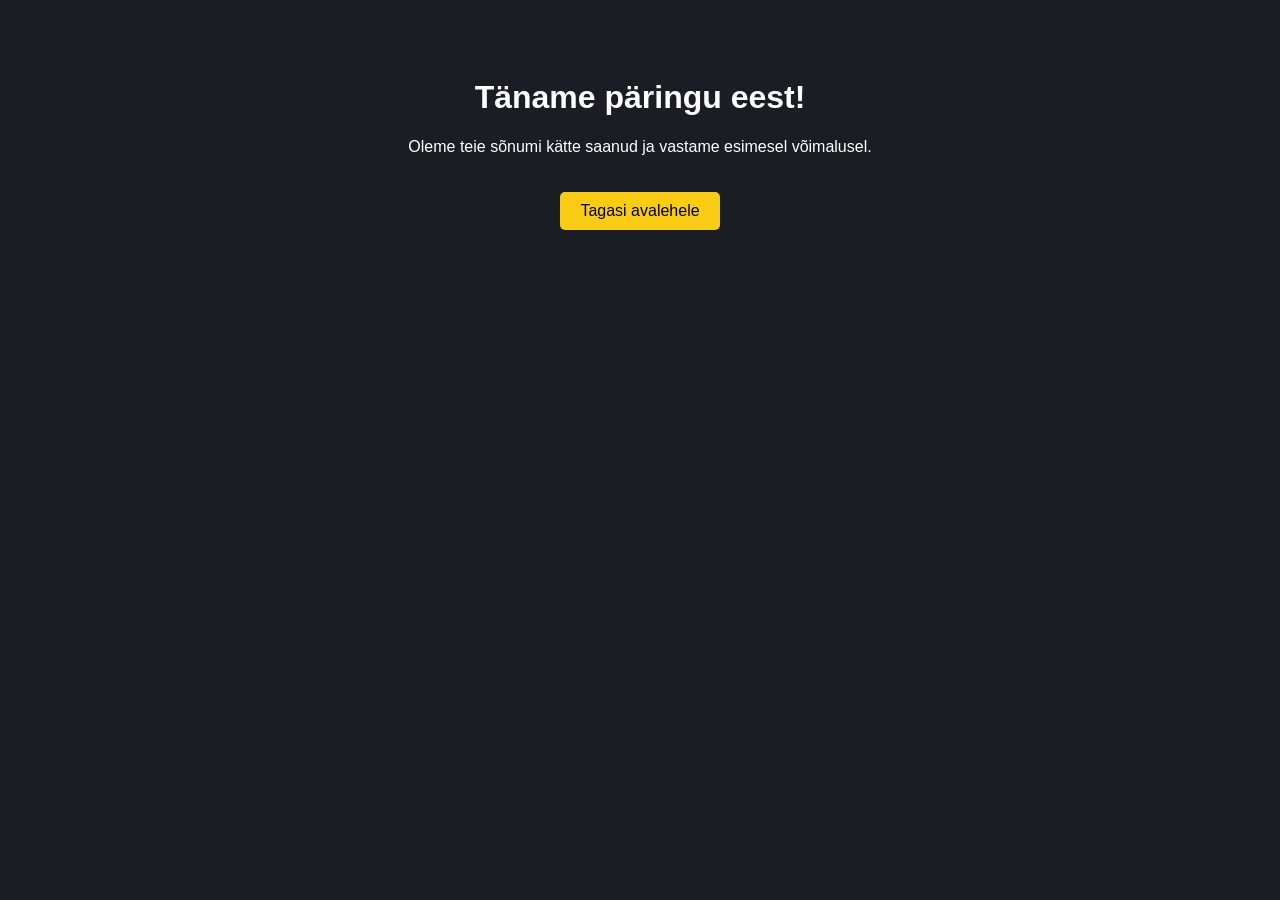
<file: aitah.html>
<!DOCTYPE html>
<html lang="et">
  <head>
    <meta charset="UTF-8" />
    <meta name="viewport" content="width=device-width, initial-scale=1.0" />
    <title>Täname! | Plaatvundament.com</title>
    <meta name="robots" content="noindex" />
    <style>
      body {
        font-family: sans-serif;
        text-align: center;
        padding: 50px;
        background: #1a1d23;
        color: white;
      }
      .btn {
        display: inline-block;
        padding: 10px 20px;
        background: #facc15;
        color: black;
        text-decoration: none;
        border-radius: 5px;
        margin-top: 20px;
      }
    </style>
  </head>
  <body>
    <h1>Täname päringu eest!</h1>
    <p>Oleme teie sõnumi kätte saanud ja vastame esimesel võimalusel.</p>
    <a href="/" class="btn">Tagasi avalehele</a>
  </body>
</html>
</file>
